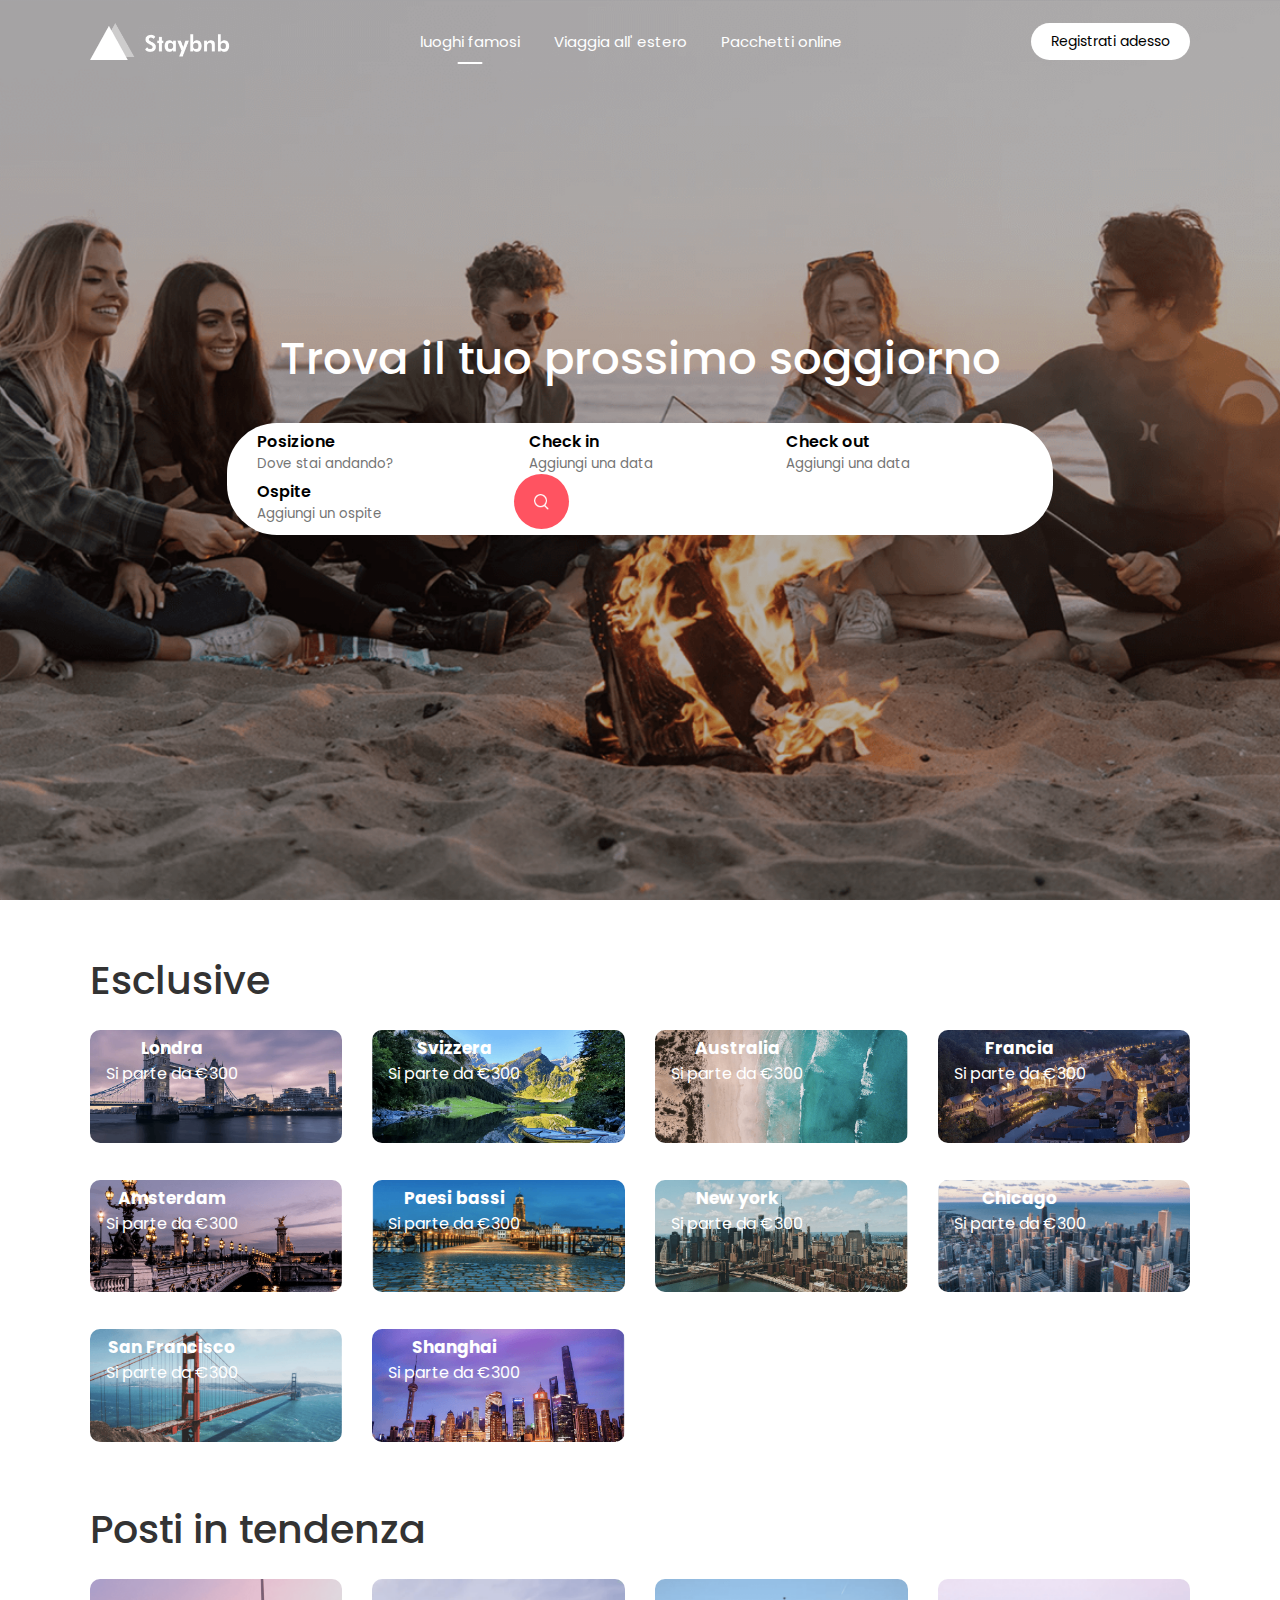
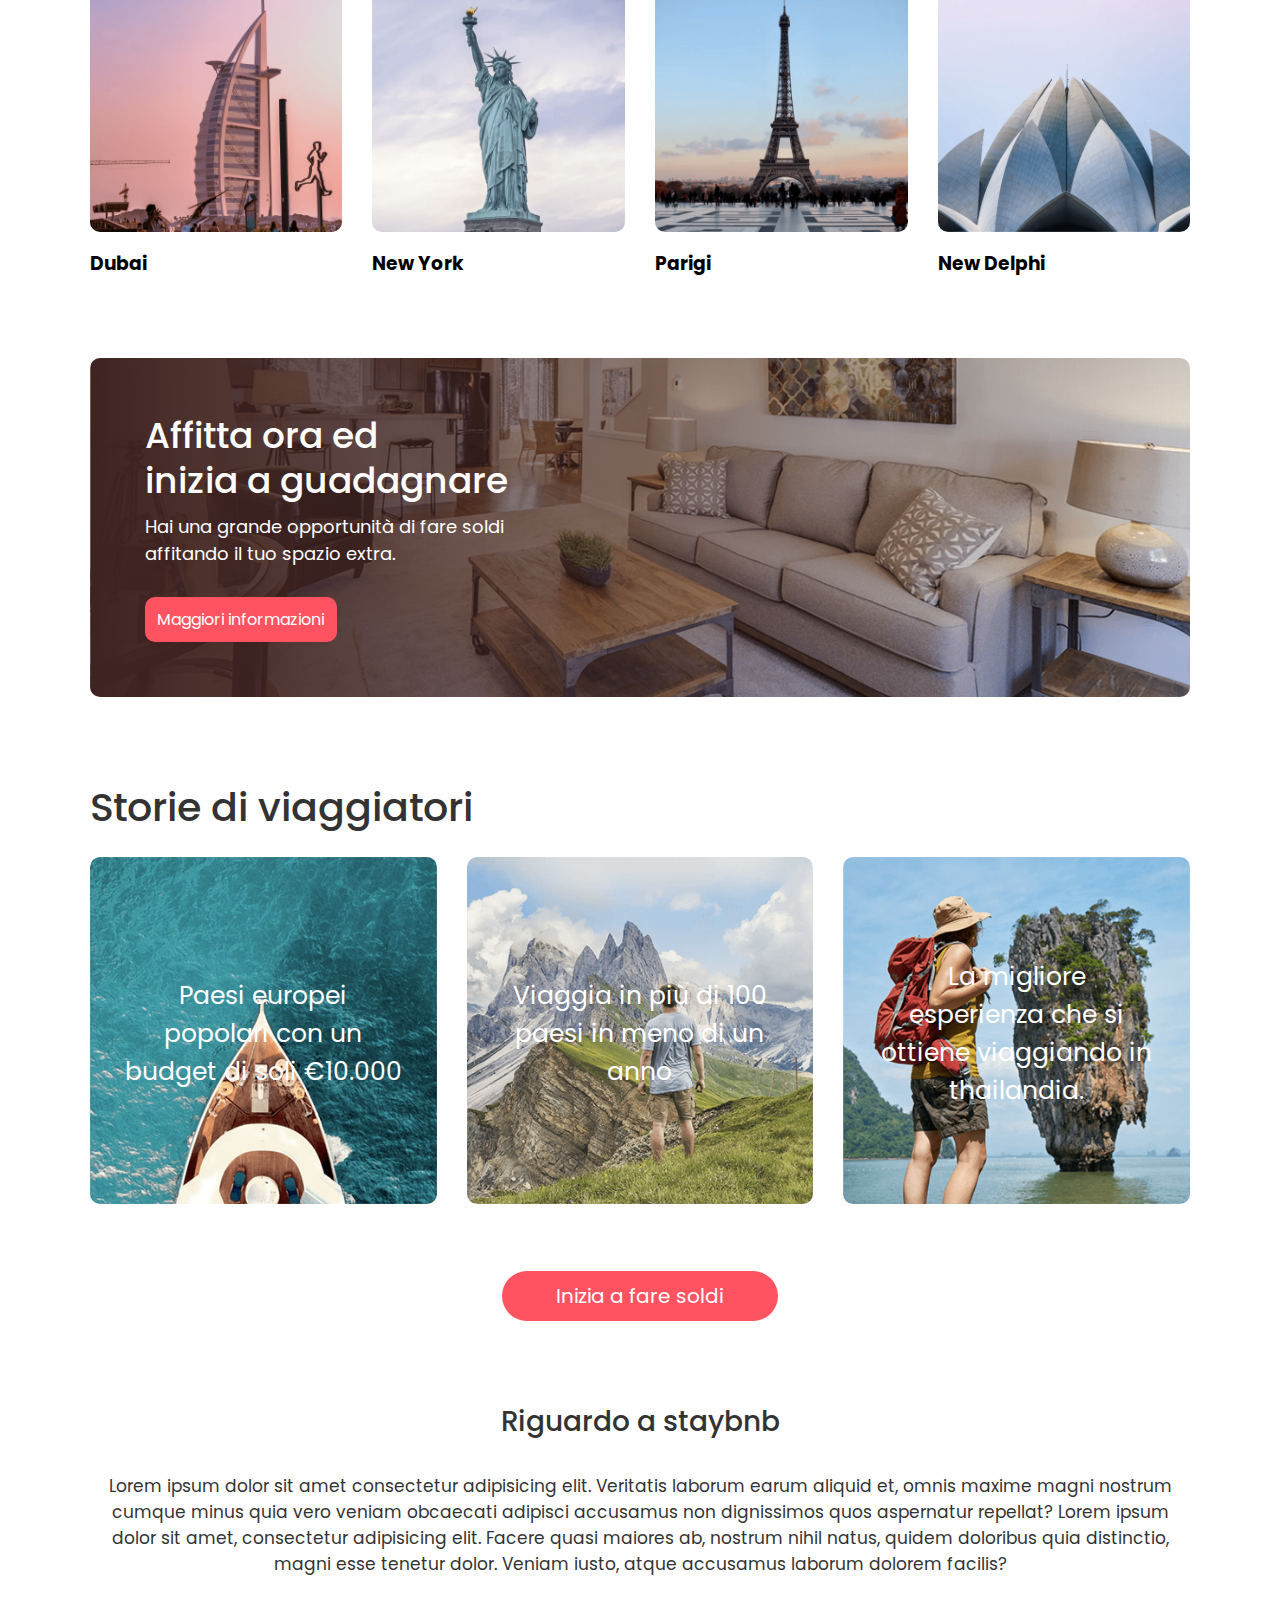
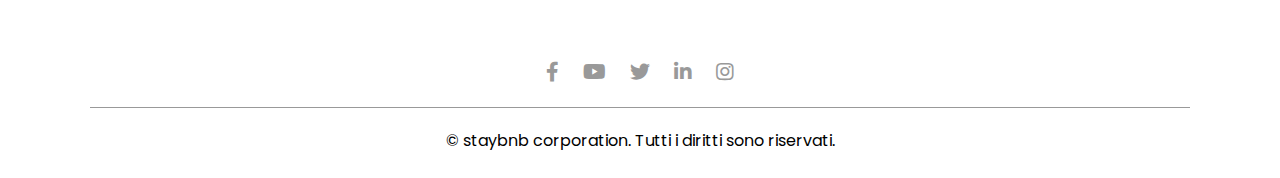
<file: index.html>
<!DOCTYPE html>
<html lang="it">
<head>
    <meta charset="UTF-8">
    <meta http-equiv="X-UA-Compatible" content="IE=edge">
    <meta name="viewport" content="width=device-width, initial-scale=1.0">
    <title>Home</title>
    <!-- Font -->
    <link href="https://fonts.googleapis.com/css2?family=Poppins:wght@400;500;600;700&display=swap" rel="stylesheet">

    <!-- Font awesome -->
    <link rel="stylesheet" href="https://pro.fontawesome.com/releases/v5.10.0/css/all.css">

    <!-- CSS-->
    <link rel="stylesheet" href="CSS/style.css">

    <!-- JS -->
    <script src="JS/toggle-btn.js" defer></script>
</head>
<body>
    <!------------------------------------------ header ------------------------------------------------------->

    <header class="header">
        <!------------------------------------------ navbar ---------------------------------------------------->
        <nav id="navbar">
            <img src="images/logo.png" class="logo" alt="c' è un problema nella visualizzazione dell' immagine">

            <ul class="nav-links">
                <li><a href="#" class="active">luoghi famosi</a></li>
                <li><a href="#">Viaggia all' estero</a></li>
                <li><a href="listing.html">Pacchetti online</a></li>
            </ul><!-- fine nav.links -->
        
            <a href="#" class="register-btn">Registrati adesso</a>
            <i class="fas fa-bars"></i>
        </nav><!-- fine nav#navbar -->

        <!------------------------------------------ container --------------------------------------------------->

        <div class="container">
            <h1>Trova il tuo prossimo soggiorno</h1>

            <!------------------------------------------ search-bar ------------------------------------------------->
            <div class="search-bar">
                <form>
                    <div class="location-input">
                        <label>Posizione</label>
                        <input type="text" placeholder="Dove stai andando?">
                    </div>

                    <div>
                        <label>Check in</label>
                        <input type="text" placeholder="Aggiungi una data">
                    </div>

                    <div>
                        <label>Check out</label>
                        <input type="text" placeholder="Aggiungi una data">
                    </div>

                    <div>
                        <label>Ospite</label>
                        <input type="text" placeholder="Aggiungi un ospite">
                    </div>

                    <button type="submit">
                        <img src="images/search.png" alt="c' è un problema nella visualizzazione dell' immagine">
                    </button>
                </form>
            </div><!-- fine div.search-bar -->
        </div><!-- fine div.container -->
    </header><!-- fine header.header -->

    <!--------------------------------------------- container ------------------------------------------------>

    <div class="container">
        <h2 class="sub-title">Esclusive</h2>

        <!------------------------------------------ exclusives  ------------------------------------------------->

        <div class="exclusives">
            <div>
                <img src="images/image-1.png" alt="c' è un problema nella visualizzazione dell' immagine">

                <span>
                    <h3>Londra</h3>
                    <p>Si parte da €300</p>
                </span>
            </div>

            <div>
                <img src="images/image-2.png" alt="c' è un problema nella visualizzazione dell' immagine">

                <span>
                    <h3>Svizzera</h3>
                    <p>Si parte da €300</p>
                </span>
            </div>

            <div>
                <img src="images/image-3.png" alt="c' è un problema nella visualizzazione dell' immagine">

                <span>
                    <h3>Australia</h3>
                    <p>Si parte da €300</p>
                </span>
            </div>

            <div>
                <img src="images/image-4.png" alt="c' è un problema nella visualizzazione dell' immagine">

                <span>
                    <h3>Francia</h3>
                    <p>Si parte da €300</p>
                </span>
            </div>

            <div>
                <img src="images/image-5.png" alt="c' è un problema nella visualizzazione dell' immagine">

                <span>
                    <h3>Amsterdam</h3>
                    <p>Si parte da €300</p>
                </span>
            </div>

            <div>
                <img src="images/image-6.png" alt="c' è un problema nella visualizzazione dell' immagine">

                <span>
                    <h3>Paesi bassi</h3>
                    <p>Si parte da €300</p>
                </span>
            </div>

            <div>
                <img src="images/image-7.png" alt="c' è un problema nella visualizzazione dell' immagine">

                <span>
                    <h3>New york</h3>
                    <p>Si parte da €300</p>
                </span>
            </div>

            <div>
                <img src="images/image-8.png" alt="c' è un problema nella visualizzazione dell' immagine">

                <span>
                    <h3>Chicago</h3>
                    <p>Si parte da €300</p>
                </span>
            </div>

            <div>
                <img src="images/image-9.png" alt="c' è un problema nella visualizzazione dell' immagine">
            
                <span>
                    <h3>San Francisco</h3>
                    <p>Si parte da €300</p>
                </span>
            </div>

            <div>
                <img src="images/image-10.png" alt="c' è un problema nella visualizzazione dell' immagine">

                <span>
                    <h3>Shanghai</h3>
                    <p>Si parte da €300</p>
                </span>
            </div>
        </div><!-- fine div.exclusives -->


        <h2 class="sub-title">Posti in tendenza</h2>

        <!--------------------------------------------- trending --------------------------------------------->

        <div class="trending">
            <div>
                <img src="images/dubai.png" alt="c' è un problema nella visualizzazione dell' immagine">
                <h3>Dubai</h3>
            </div>

            <div>
                <img src="images/new-york.png" alt="c' è un problema nella visualizzazione dell' immagine">
                <h3>New York</h3>
            </div>

            <div>
                <img src="images/paris.png" alt="c' è un problema nella visualizzazione dell' immagine">
                <h3>Parigi</h3>
            </div>

            <div>
                <img src="images/new-delhi.png" alt="c' è un problema nella visualizzazione dell' immagine">
                <h3>New Delphi</h3>
            </div>
        </div><!-- fine div.trending -->

        <!--------------------------------------------- cta ------------------------------------------------->

        <div class="cta">
            <h3>Affitta ora ed <br> inizia a guadagnare</h3>
            <p>Hai una grande opportunità di fare soldi <br> affitando il tuo spazio extra.</p>
            <a href="#" class="cta-btn">Maggiori informazioni</a>
        </div><!-- fine div.cta -->


        <h2 class="sub-title">Storie di viaggiatori</h2>

        <!--------------------------------------------- stories --------------------------------------------->

        <div class="stories">
            <div>
                <img src="images/story-1.png" alt="c' è un problema nella visualizzazione dell' immagine">
                <p>Paesi europei popolari con un budget di soli €10.000 </p>
            </div>

            <div>
                <img src="images/story-2.png" alt="c' è un problema nella visualizzazione dell' immagine">
                <p>Viaggia in più di 100 paesi in meno di un anno</p>
            </div>

            <div>
                <img src="images/story-3.png" alt="c' è un problema nella visualizzazione dell' immagine">
                <p>La migliore esperienza che si ottiene viaggiando in thailandia. </p>
            </div>
        </div><!-- fine div.stories -->

        <a href="#" class="start-btn">Inizia a fare soldi</a>

        <!--------------------------------------------- about-msg --------------------------------------------->

        <div class="about-msg">
            <h2>Riguardo a staybnb</h2>
            <p>
                Lorem ipsum dolor sit amet consectetur adipisicing elit. 
                Veritatis laborum earum aliquid et, omnis maxime magni nostrum cumque 
                minus quia vero veniam obcaecati adipisci accusamus non dignissimos quos aspernatur repellat?
                Lorem ipsum dolor sit amet, consectetur adipisicing elit. 
                Facere quasi maiores ab, nostrum nihil natus, quidem doloribus quia distinctio, magni esse tenetur dolor. 
                Veniam iusto, atque accusamus laborum dolorem facilis?
            </p>
        </div><!-- fine div.about-msg -->

        <!--------------------------------------------- footer --------------------------------------------->

        <footer class="footer">
            <a href="http://www.facebook.com"><i class="fab fa-facebook-f"></i></a>
            <a href="http://www.youtube.com"><i class="fab fa-youtube"></i></a>
            <a href="http://www.twitter.com"><i class="fab fa-twitter"></i></a>
            <a href="http://www.linkedin.com"><i class="fab fa-linkedin-in"></i></a>
            <a href="http://www.instagram.com"><i class="fab fa-instagram"></i></a>
            <hr>
            <p> &copy; staybnb corporation. Tutti i diritti sono riservati.</p>
        </footer><!-- fine footer.footer -->
    </div><!-- fine div.container -->
</body>
</html>
</file>
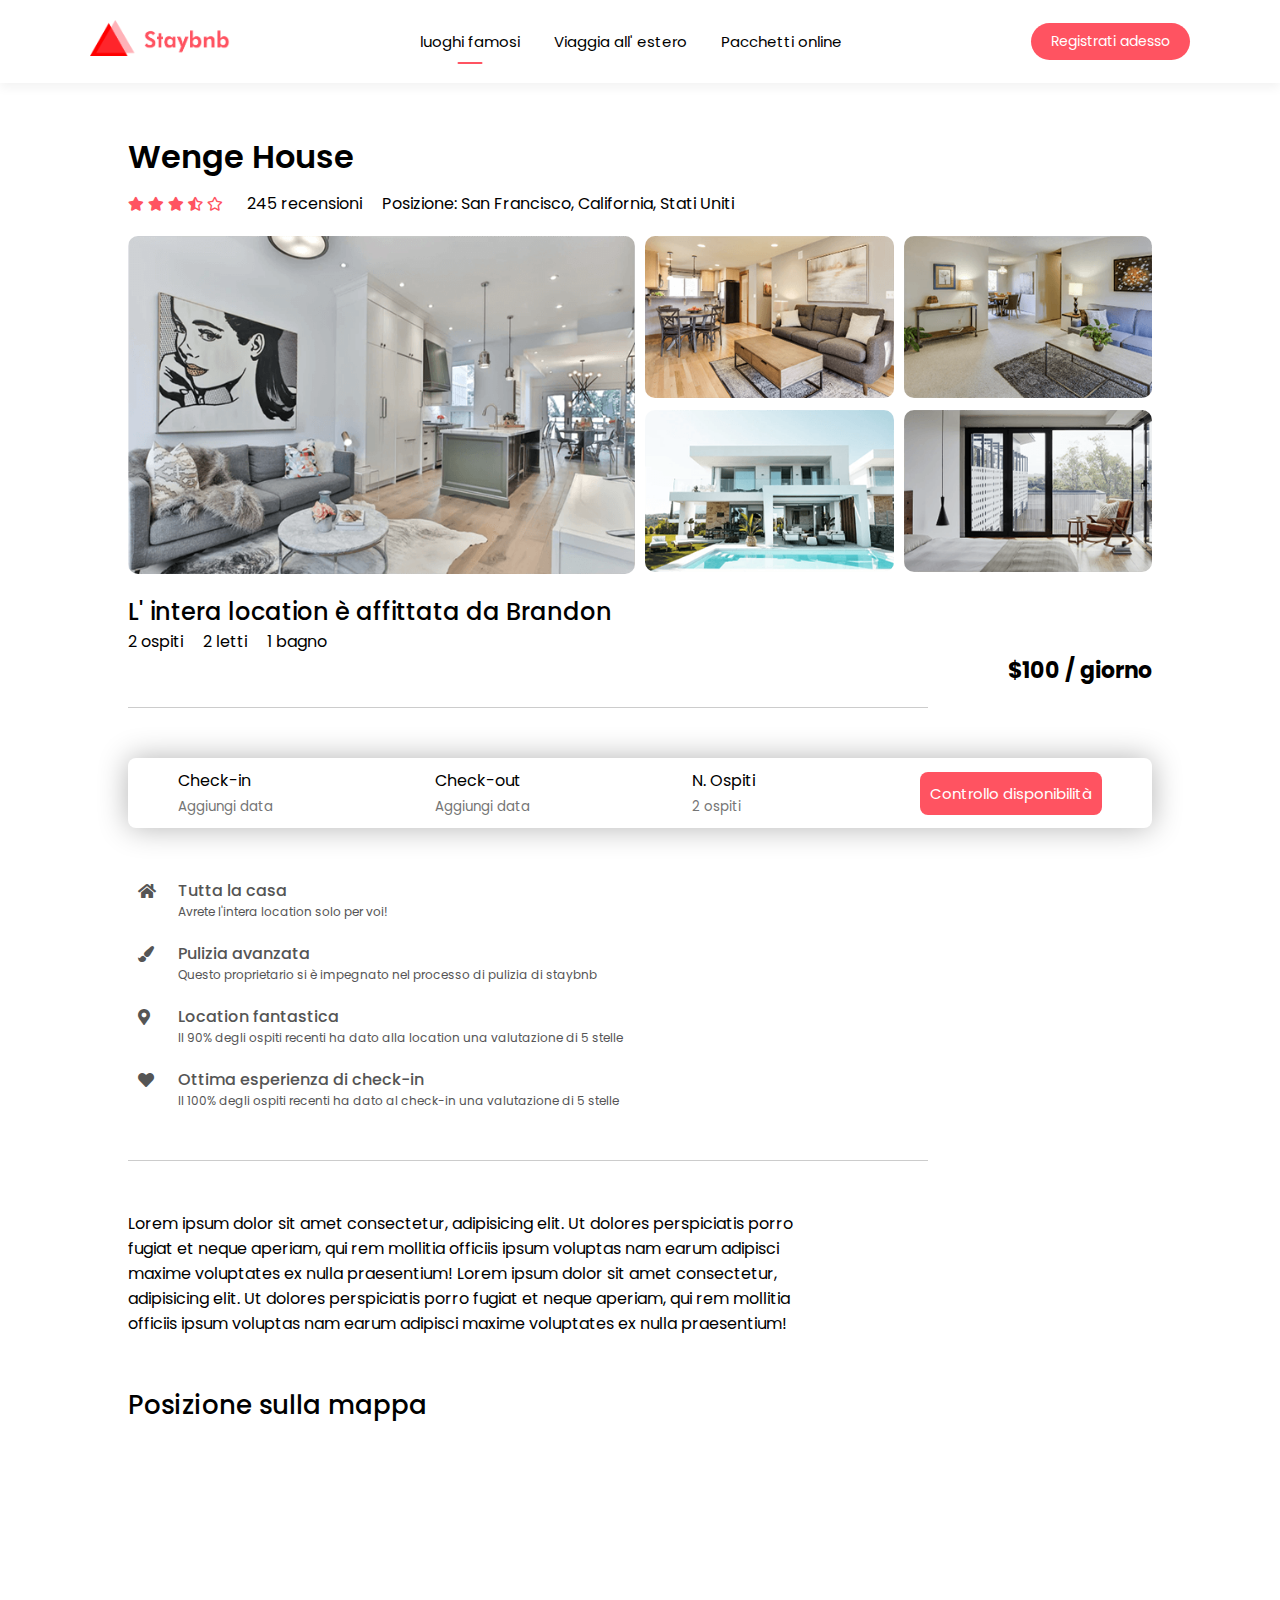
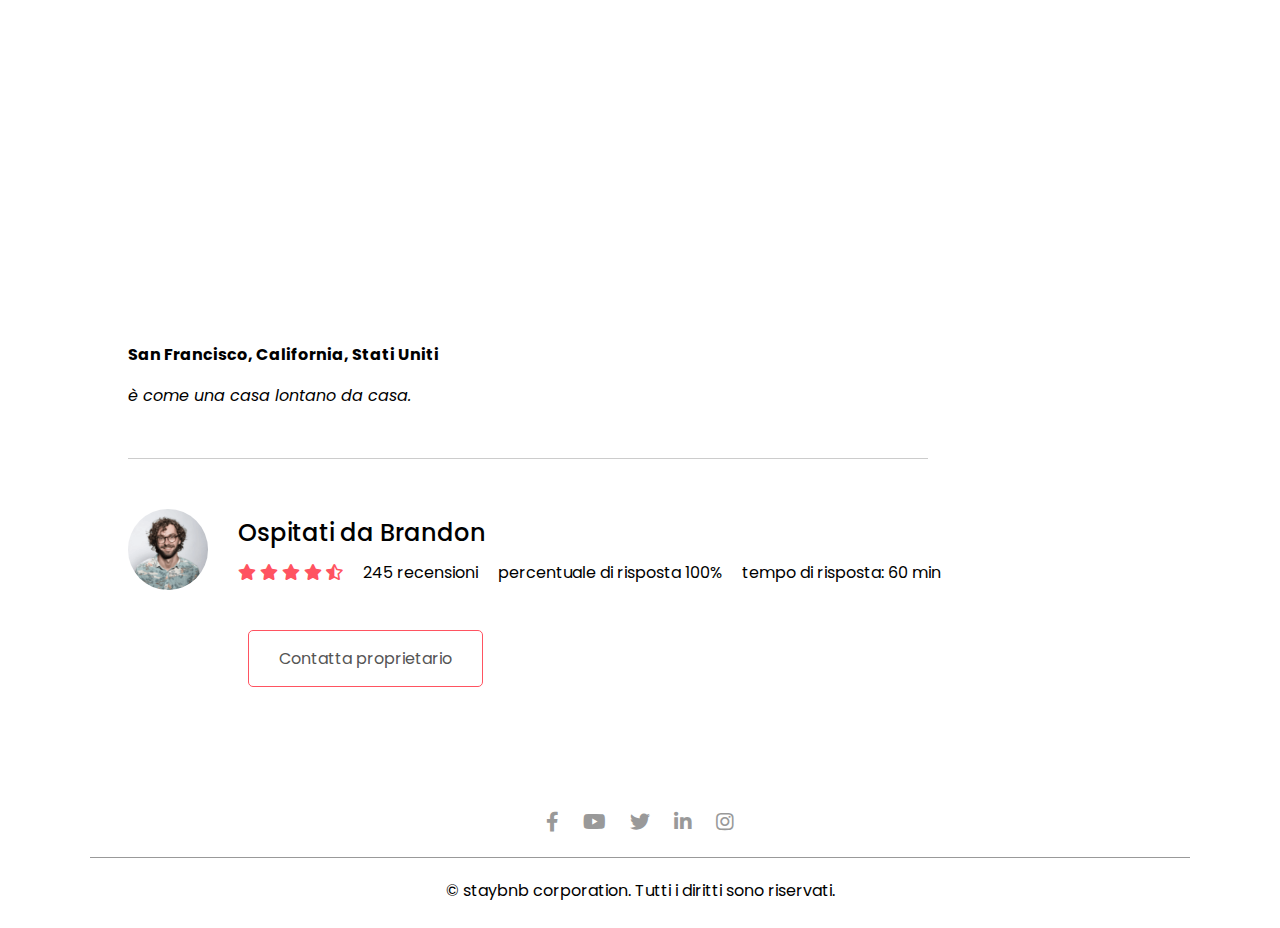
<file: house.html>
<!DOCTYPE html>
<html lang="it">
<head>
    <meta charset="UTF-8">
    <meta http-equiv="X-UA-Compatible" content="IE=edge">
    <meta name="viewport" content="width=device-width, initial-scale=1.0">
    <title>Dettagli casa</title>

    <!-- Fonts -->
    <link href="https://fonts.googleapis.com/css2?family=Poppins:wght@400;500;600;700&display=swap" rel="stylesheet">

    <!-- Font awesome -->
    <link rel="stylesheet" href="https://pro.fontawesome.com/releases/v5.10.0/css/all.css">

    <!-- CSS -->
    <link rel="stylesheet" href="CSS/style.css">

    <!-- JS -->
    <script src="JS/toggle-btn.js" defer></script>
</head>
<body>
    <!----------------------------------------------- navbar ------------------------------------------------------>
    <nav id="navbar" class="navbar-white">
        <a href="index.html">
            <img src="images/logo-red.png" class="logo" alt="c' è un problema nella visualizzazione dell' immagine">
        </a>
       
        <ul class="nav-links">
            <li><a href="#" class="active">luoghi famosi</a></li>
            <li><a href="#">Viaggia all' estero</a></li>
            <li><a href="listing.html">Pacchetti online</a></li>
        </ul><!-- fine nav.links -->
       
        <a href="#" class="register-btn">Registrati adesso</a>
        <i class="fas fa-bars"></i>
    </nav><!-- fine nav#navbar -->

    <!--------------------------------------------- house-details ---------------------------------------------->

    <div class="house-details">
        <!--------------------------------------------- house-title ---------------------------------------------->
        <div class="house-title">
            <h1>Wenge House</h1>

            <div class="row">
                <div>
                    <i class="fas fa-star"></i>
                    <i class="fas fa-star"></i>
                    <i class="fas fa-star"></i>
                    <i class="fas fa-star-half-alt"></i>
                    <i class="far fa-star"></i>
                    <span>245 recensioni</span>
                </div>

                <div>
                    <p>Posizione: San Francisco, California, Stati Uniti</p>
                </div>
            </div><!-- fine div.row -->         
        </div><!-- fine div.house-title -->
        
        <!----------------------------------------------- gallery --------------------------------------------->

        <div class="gallery">
            <div class="gallery-img-1"><img src="images/house-1.png" alt="c' è un problema nella visualizzazione dell' immagine"></div>
            <div><img src="images/house-2.png" alt="c' è un problema nella visualizzazione dell' immagine"></div>
            <div><img src="images/house-3.png" alt="c' è un problema nella visualizzazione dell' immagine"></div>
            <div><img src="images/house-4.png" alt="c' è un problema nella visualizzazione dell' immagine"></div>
            <div><img src="images/house-5.png" alt="c' è un problema nella visualizzazione dell' immagine"></div>
        </div><!-- fine div.gallery -->

        <!---------------------------------------------- small-details --------------------------------------->

        <div class="small-details">
            <h2>L' intera location è affittata da Brandon</h2>
            <p>2 ospiti &nbsp; &nbsp; 2 letti &nbsp; &nbsp; 1 bagno &nbsp;</p>
            <h4>$100 / giorno</h4>
        </div><!-- fine div.small-details -->

        <hr class="line">

        <!---------------------------------------------- check-form ------------------------------------------->

        <form class="check-form">
            <div>
                <label>Check-in</label>
                <input type="text" placeholder="Aggiungi data">
            </div>

            <div>
                <label>Check-out</label>
                <input type="text" placeholder="Aggiungi data">
            </div>

            <div class="guest-field">
                <label>N. Ospiti</label>
                <input type="text" placeholder="2 ospiti">
            </div><!-- fine div.guest-field -->

            <button type="submit">Controllo disponibilità</button>
        </form> <!-- fine div.check-form -->

        <!---------------------------------------------- details-list ----------------------------------------->

        <ul class="details-list">
            <li>
                <i class="fas fa-home"></i> Tutta la casa
                <span>Avrete l'intera location solo per voi!</span>
            </li>
            
            <li>
                <i class="fas fa-paint-brush"></i> Pulizia avanzata
                <span>Questo proprietario si è impegnato nel processo di pulizia di staybnb</span>
            </li>

            <li>
                <i class="fas fa-map-marker-alt"></i> Location fantastica
                <span>Il 90% degli ospiti recenti ha dato alla location una valutazione di 5 stelle</span>
            </li>

            <li>
                <i class="fas fa-heart"></i> Ottima esperienza di check-in
                <span>Il 100% degli ospiti recenti ha dato al check-in una valutazione di 5 stelle</span>
            </li>
        </ul><!-- fine ul.details-list -->

        <hr class="line">

        <p class="home-description">
            Lorem ipsum dolor sit amet consectetur, adipisicing elit. 
            Ut dolores perspiciatis porro fugiat et neque aperiam, 
            qui rem mollitia officiis ipsum voluptas nam earum adipisci maxime voluptates ex nulla praesentium!
            Lorem ipsum dolor sit amet consectetur, adipisicing elit. 
            Ut dolores perspiciatis porro fugiat et neque aperiam, 
            qui rem mollitia officiis ipsum voluptas nam earum adipisci maxime voluptates ex nulla praesentium!
        </p><!-- fine p.home-description -->

        <!---------------------------------------------- map -------------------------------------------------->

        <div class="map">
            <h3>Posizione sulla mappa</h3>

            <iframe 
            src="https://www.google.com/maps/embed?pb=!1m18!1m12!1m3!1d50492.95166804189!2d-122.45820206364478!3d37.72414964295907!2m3!1f0!2f0!3f0!3m2!1i1024!2i768!4f13.1!3m3!1m2!1s0x80859a6d00690021%3A0x4a501367f076adff!2sSan%20Francisco%2C%20California%2C%20Stati%20Uniti!5e0!3m2!1sit!2sit!4v1651006861932!5m2!1sit!2sit" 
            width="600" 
            height="450" 
            style="border:0;" 
            allowfullscreen="" 
            loading="lazy" 
            referrerpolicy="no-referrer-when-downgrade">
            </iframe>

            <b>San Francisco, California, Stati Uniti</b>
            <p>è come una casa lontano da casa.</p>
        </div><!-- fine div.map -->

        <hr class="line">

        <!---------------------------------------------- host ----------------------------------------------->

        <div class="host">
            <img src="images/host.png" alt="c' è un problema nella visualizzazione dell' immagine">

            <div>
                <h2>Ospitati da Brandon</h2>
                <p>
                    <span>
                        <i class="fas fa-star"></i>
                        <i class="fas fa-star"></i>
                        <i class="fas fa-star"></i>
                        <i class="fas fa-star"></i>
                        <i class="fas fa-star-half-alt"></i>
                    </span>
                    &nbsp; &nbsp; 245 recensioni &nbsp; &nbsp; percentuale di risposta 100% 
                    &nbsp; &nbsp; tempo di risposta: 60 min
                </p>
            </div>
        </div><!-- fine div.host -->

        <a href="#" class="contact-host">Contatta proprietario</a>
    </div><!-- fine div.house-details -->

    <!---------------------------------------------- container ------------------------------------------------>

    <div class="container">
        <footer class="footer">
            <a href="http://www.facebook.com"><i class="fab fa-facebook-f"></i></a>
            <a href="http://www.youtube.com"><i class="fab fa-youtube"></i></a>
            <a href="http://www.twitter.com"><i class="fab fa-twitter"></i></a>
            <a href="http://www.linkedin.com"><i class="fab fa-linkedin-in"></i></a>
            <a href="http://www.instagram.com"><i class="fab fa-instagram"></i></a>
            <hr>
            <p> &copy; staybnb corporation. Tutti i diritti sono riservati.</p>
        </footer><!-- fine footer.footer -->
    </div><!-- fine div.container-->
</body>
</html>
</file>
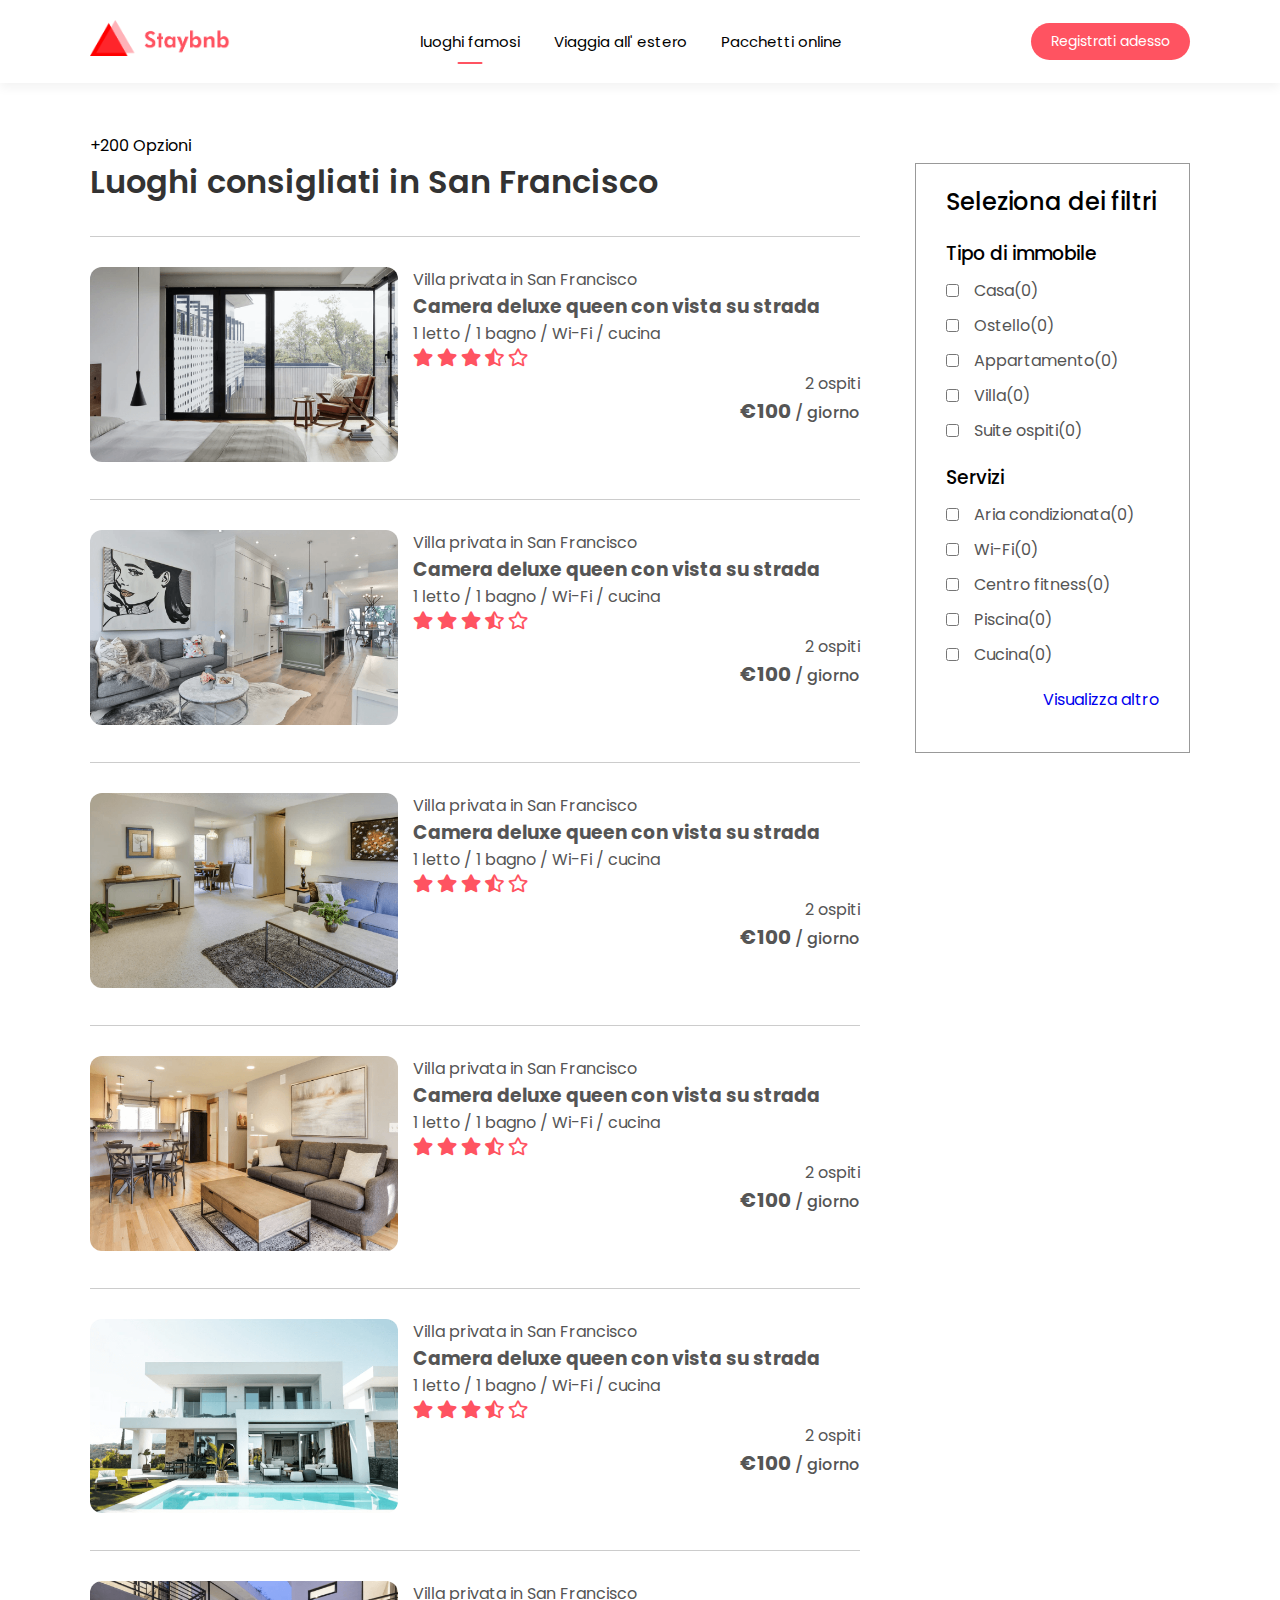
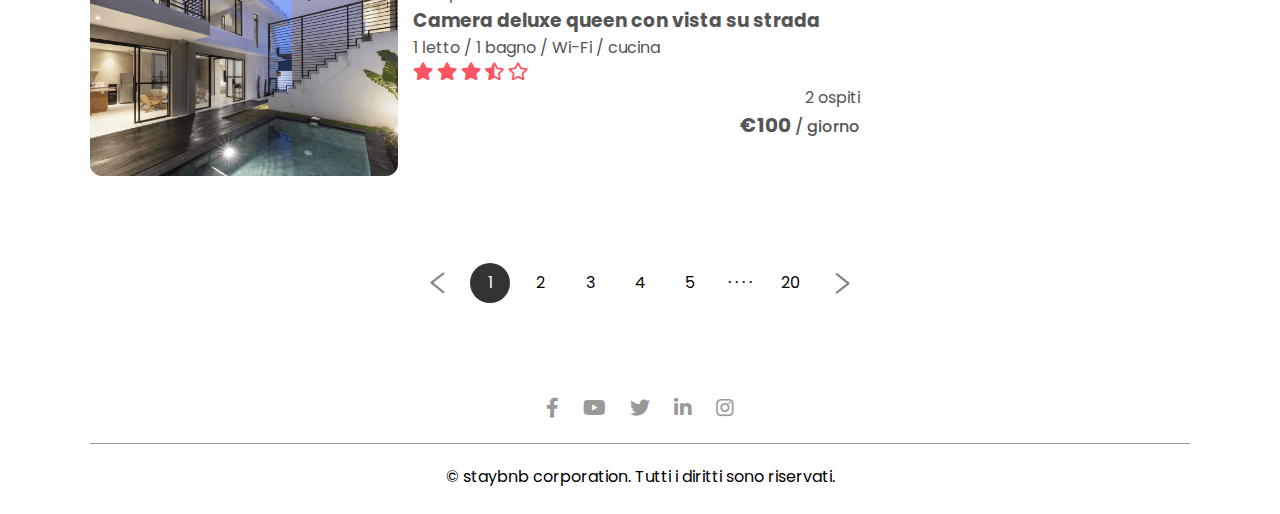
<file: listing.html>
<!DOCTYPE html>
<html lang="it">
<head>
   <meta charset="UTF-8">
   <meta http-equiv="X-UA-Compatible" content="IE=edge">
   <meta name="viewport" content="width=device-width, initial-scale=1.0">
   <title>Elenco camere</title>

   <!-- FONT-->
   <link href="https://fonts.googleapis.com/css2?family=Poppins:wght@400;500;600;700&display=swap" rel="stylesheet">

   <!-- Font awesome-->
   <link rel="stylesheet" href="https://pro.fontawesome.com/releases/v5.10.0/css/all.css">

   <!-- CSS -->
   <link rel="stylesheet" href="CSS/style.css">

   <!-- JS -->
   <script src="JS/toggle-btn.js" defer></script>
</head>
<body>
      <!---------------------------------------------- navbar ------------------------------------------------>
      <nav id="navbar" class="navbar-white">
         <a href="index.html">
            <img src="images/logo-red.png" class="logo" alt="c' è un problema nella visualizzazione dell' immagine">
         </a>

         <ul class="nav-links">
            <li><a href="#" class="active">luoghi famosi</a></li>
            <li><a href="#">Viaggia all' estero</a></li>
            <li><a href="listing.html">Pacchetti online</a></li>
         </ul><!-- fine nav.links -->
      
         <a href="#" class="register-btn">Registrati adesso</a>
         <i class="fas fa-bars"></i>
      </nav><!-- fine nav#navbar -->

      <!-------------------------------------------- container ------------------------------------------------>
      <div class="container">

         <!------------------------------------------ list-container --------------------------------------->
         <div class="list-container">

            <!------------------------------------------ left-col ------------------------------------------>

            <div class="left-col">
               <p>+200 Opzioni</p>
               <h1>Luoghi consigliati in San Francisco</h1>

               <div class="house">
                  <div class="house-img">
                     <img src="images/image-s1.png" alt="c' è un problema nella visualizzazione dell' immagine">
                  </div><!-- fine div.house-img -->

                  <div class="house-info">
                     <p>Villa privata in San Francisco</p>

                     <a href="house.html"><h3>Camera deluxe queen con vista su strada</h3></a>

                     <p>1 letto / 1 bagno / Wi-Fi / cucina</p>
                     <i class="fas fa-star"></i>
                     <i class="fas fa-star"></i>
                     <i class="fas fa-star"></i>
                     <i class="fas fa-star-half-alt"></i>
                     <i class="far fa-star"></i>

                     <div class="house-price">
                        <p>2 ospiti</p>
                        <h4>€100 <span>/ giorno</span></h4>
                     </div><!-- fine div.house-price -->
                  </div><!-- fine div.house-info -->
               </div><!-- fine div.house -->


               <div class="house">
                  <div class="house-img">
                     <img src="images/image-s2.png" alt="c' è un problema nella visualizzazione dell' immagine">
                  </div><!-- fine div.house-img -->

                  <div class="house-info">
                     <p>Villa privata in San Francisco</p>

                     <a href="house.html"><h3>Camera deluxe queen con vista su strada</h3></a>

                     <p>1 letto / 1 bagno / Wi-Fi / cucina</p>
                     <i class="fas fa-star"></i>
                     <i class="fas fa-star"></i>
                     <i class="fas fa-star"></i>
                     <i class="fas fa-star-half-alt"></i>
                     <i class="far fa-star"></i>

                     <div class="house-price">
                        <p>2 ospiti</p>
                        <h4>€100 <span>/ giorno</span></h4>
                     </div><!-- fine div.house-price -->
                  </div><!-- fine div.house-info -->
               </div><!-- fine div.house -->


               <div class="house">
                  <div class="house-img">
                     <img src="images/image-s3.png" alt="c' è un problema nella visualizzazione dell' immagine">
                  </div><!-- fine div.house-img -->

                  <div class="house-info">
                     <p>Villa privata in San Francisco</p>

                     <a href="house.html"><h3>Camera deluxe queen con vista su strada</h3></a>

                     <p>1 letto / 1 bagno / Wi-Fi / cucina</p>
                     <i class="fas fa-star"></i>
                     <i class="fas fa-star"></i>
                     <i class="fas fa-star"></i>
                     <i class="fas fa-star-half-alt"></i>
                     <i class="far fa-star"></i>

                     <div class="house-price">
                        <p>2 ospiti</p>
                        <h4>€100 <span>/ giorno</span></h4>
                     </div><!-- fine div.house-price -->
                  </div><!-- fine div.house-info -->
               </div><!-- fine div.house -->


               <div class="house">
                  <div class="house-img">
                        <img src="images/image-s4.png" alt="c' è un problema nella visualizzazione dell' immagine">
                  </div><!-- fine div.house-img -->

                  <div class="house-info">
                     <p>Villa privata in San Francisco</p>

                     <a href="house.html">
                        <h3>Camera deluxe queen con vista su strada</h3>
                     </a>

                     <p>1 letto / 1 bagno / Wi-Fi / cucina</p>
                     <i class="fas fa-star"></i>
                     <i class="fas fa-star"></i>
                     <i class="fas fa-star"></i>
                     <i class="fas fa-star-half-alt"></i>
                     <i class="far fa-star"></i>

                     <div class="house-price">
                           <p>2 ospiti</p>
                           <h4>€100 <span>/ giorno</span></h4>
                     </div><!-- fine div.house-price -->
                  </div><!-- fine div.house-info -->
               </div><!-- fine div.house -->


               <div class="house">
                  <div class="house-img">
                     <img src="images/image-s5.png" alt="c' è un problema nella visualizzazione dell' immagine">
                  </div><!-- fine div.house-img -->

                  <div class="house-info">
                     <p>Villa privata in San Francisco</p>

                     <a href="house.html"><h3>Camera deluxe queen con vista su strada</h3></a>

                     <p>1 letto / 1 bagno / Wi-Fi / cucina</p>
                     <i class="fas fa-star"></i>
                     <i class="fas fa-star"></i>
                     <i class="fas fa-star"></i>
                     <i class="fas fa-star-half-alt"></i>
                     <i class="far fa-star"></i>

                     <div class="house-price">
                        <p>2 ospiti</p>
                        <h4>€100 <span>/ giorno</span></h4>
                     </div><!-- fine div.house-price -->
                  </div><!--fine div.house-info -->
               </div><!-- fine div.house -->


               <div class="house">
                  <div class="house-img">
                        <img src="images/image-s6.png" alt="c' è un problema nella visualizzazione dell' immagine">
                  </div><!-- fine div.house-img -->

                  <div class="house-info">
                     <p>Villa privata in San Francisco</p>

                     <a href="house.html"><h3>Camera deluxe queen con vista su strada</h3></a>
                     
                     <p>1 letto / 1 bagno / Wi-Fi / cucina</p>
                     <i class="fas fa-star"></i>
                     <i class="fas fa-star"></i>
                     <i class="fas fa-star"></i>
                     <i class="fas fa-star-half-alt"></i>
                     <i class="far fa-star"></i>

                     <div class="house-price">
                        <p>2 ospiti</p>
                        <h4>€100 <span>/ giorno</span></h4>
                     </div><!-- fine div.house-price -->
                  </div><!-- fine div.house-info -->
               </div><!-- fine div.house -->
            </div><!-- fine div.left-col -->

            <!------------------------------------------ right-col ----------------------------------------->

            <div class="right-col">
               <div class="sidebar">
                  <h2>Seleziona dei filtri</h2>
                  <h3>Tipo di immobile</h3>

                  <div class="filter">
                     <input type="checkbox"><label>Casa</label> <span>(0)</span>
                  </div><!-- fine div.filter -->

                  <div class="filter">
                     <input type="checkbox"><label>Ostello</label> <span>(0)</span>
                  </div><!-- fine div.filter -->

                  <div class="filter">
                     <input type="checkbox"><label>Appartamento</label> <span>(0)</span>
                  </div><!-- fine div.filter -->

                  <div class="filter">
                     <input type="checkbox"><label>Villa</label> <span>(0)</span>
                  </div><!-- fine div.filters -->

                  <div class="filter">
                     <input type="checkbox"><label>Suite ospiti</label> <span>(0)</span>
                  </div><!-- fine div.filters -->

                  <h3>Servizi</h3>

                  <div class="filter">
                     <input type="checkbox"><label>Aria condizionata</label> <span>(0)</span>
                  </div><!-- fine div.filters -->

                  <div class="filter">
                     <input type="checkbox"><label>Wi-Fi</label> <span>(0)</span>
                  </div><!-- fine div.filters -->

                  <div class="filter">
                     <input type="checkbox"><label>Centro fitness</label> <span>(0)</span>
                  </div><!-- fine div.filter -->

                  <div class="filter">
                     <input type="checkbox"><label>Piscina</label> <span>(0)</span>
                  </div><!-- fine div .ilter -->

                  <div class="filter">
                     <input type="checkbox"><label>Cucina</label> <span>(0)</span>
                  </div><!-- fine div.filter -->


                  <div class="sidebar-link">
                     <a href="#">Visualizza altro</a>
                  </div><!-- fine div.sidebar-link -->
               </div><!-- fine div.sidebar -->
            </div><!-- fine div.right-col -->
         </div><!-- fine div.list-container -->

         <!------------------------------------------ pagination ----------------------------------------->

         <div class="pagination">
            <img src="images/arrow.png" alt="c' è un problema nella visualizzazione dell' immagine">
            <span class="current">1</span>
            <span>2</span>
            <span>3</span>
            <span>4</span>
            <span>5</span>
            <span>&middot; &middot; &middot; &middot;</span>
            <span>20</span>
            <img src="images/arrow.png" class="right-arrow" alt="c' è un problema nella visualizzazione dell' immagine">
         </div><!-- fine div.pagination -->

         <!-------------------------------------------- footer ---------------------------------------------------->

         <footer class="footer">
            <a href="http://www.facebook.com"><i class="fab fa-facebook-f"></i></a>
            <a href="http://www.youtube.com"><i class="fab fa-youtube"></i></a>
            <a href="http://www.twitter.com"><i class="fab fa-twitter"></i></a>
            <a href="http://www.linkedin.com"><i class="fab fa-linkedin-in"></i></a>
            <a href="http://www.instagram.com"><i class="fab fa-instagram"></i></a>
            <hr>
            <p> &copy; staybnb corporation. Tutti i diritti sono riservati.</p>
         </footer><!-- fine footer.footer -->
      </div><!-- fine div.container -->     
</body>
</html>
</file>
<file: CSS/style.css>
@charset "UTF-8";
* {
  margin: 0;
  padding: 0;
  box-sizing: border-box;
  font-family: "poppins", sans-serif;
}

.line {
  border: 0;
  height: 1px;
  background-color: #ccc;
  width: 100%;
  max-width: 800px;
  margin: 20px 0 50px;
}

.header {
  min-height: 100vh;
  width: 100%;
  background-image: linear-gradient(rgba(0, 0, 0, 0.3), rgba(0, 0, 0, 0.3)), url(../images/banner.png);
  background-size: cover;
  background-position: center;
}
.header h1 {
  font-size: 5vh;
  font-weight: 500;
  color: #fff;
  text-align: center;
  padding-top: 22%;
}

@media only screen and (max-width: 767px) {
  .header h1 {
    padding-top: 132.5px;
    font-size: 3vh;
  }
}
/*
   Viene usato il selettore di elemento nav al posto di #navbar perchè altrimenti il menu a discesa
   non si attiva quando clicchiamo sull' hamburgger icon quando è attiva la visualizzazione mobile
   non so perchè si verifica questo problema, però intanto c' è.
*/
nav {
  display: flex;
  align-items: center;
  justify-content: space-between;
  padding: 20px 7%;
}
nav .fa-bars {
  display: none;
}

.logo {
  width: 140px;
  cursor: pointer;
}

.nav-links li {
  list-style: none;
  display: inline-block;
  margin: 10px 30px;
}

.nav-links li a {
  text-decoration: none;
  color: #fff;
}

.active {
  position: relative;
}

.active::after {
  content: "";
  background-color: #fff;
  width: 25px;
  height: 2px;
  position: absolute;
  left: 50%;
  transform: translateX(-50%);
  bottom: -12px;
  border-radius: 2px;
}

.register-btn {
  background-color: #fff;
  color: #000;
  padding: 8px 20px;
  border-radius: 20px;
  text-decoration: none;
  font-size: 14px;
}

@media only screen and (max-width: 767px) {
  .logo {
    position: fixed;
    top: 4%;
    left: 7%;
  }
  nav {
    position: fixed;
    top: 0;
    z-index: 1000;
    display: inline-block;
    width: 100%;
    padding: 100px 7% 0;
    background-color: #000;
    text-align: right;
    max-height: 100px;
    overflow: hidden;
    transition: max-height 0.5s;
  }
  nav .fa-bars {
    display: block;
    position: fixed;
    top: 4%;
    right: 7%;
    color: #fff;
    font-size: 28px;
  }
  nav .nav-links {
    margin: 10px 0;
    display: block;
  }
  .register-btn {
    margin: 15px 0px 30px;
    display: inline-block;
  }
  .active::after {
    left: -40px;
    transform: translate(0, 50%);
    bottom: 50%;
  }
  .hidemenu {
    max-height: 325px;
  }
}
@media only screen and (min-width: 768px) and (max-width: 920px) {
  nav {
    padding: 20px 2%;
  }
  nav .nav-links li {
    font-size: 15px;
    margin: 10px 7.5px;
  }
}
@media only screen and (min-width: 550px) {
  nav .nav-links li {
    font-size: 15px;
    margin: 10px 15px;
  }
}
.navbar-white {
  background-color: #fff;
  box-shadow: 0px 5px 10px rgba(0, 0, 0, 0.05);
}
.navbar-white .nav-links li a {
  color: #000;
}
.navbar-white .register-btn {
  background-color: #ff5361;
  color: #fff;
}

nav.navbar-white .fa-bars {
  color: #000;
}

.navbar-white .active::after {
  background-color: #ff5361;
}

.search-bar {
  background-color: #fff;
  width: 75%;
  margin: 30px auto;
  padding: 6px 10px 6px 30px;
  border-radius: 50px;
}
.search-bar form {
  display: flex;
  align-items: center;
  flex-wrap: wrap;
}
.search-bar form input {
  display: block;
  border: 0px;
  outline: none;
  background: transparent;
}
.search-bar form button {
  background-color: #ff5361;
  width: 55px;
  height: 55px;
  border-radius: 50%;
  border: 0;
  outline: none;
  cursor: pointer;
}
.search-bar form button img {
  width: 15px;
  margin-top: 7px;
}
.search-bar form label {
  font-weight: 600;
}

.location-input {
  flex: 1;
}

@media only screen and (max-width: 767px) {
  .search-bar {
    width: 90%;
    margin: 30px auto;
    padding: 20px 10px 30px;
    border-radius: 5px;
    position: relative;
  }
  .search-bar form {
    display: block;
  }
  .search-bar form input {
    border-bottom: 1px solid #ddd;
    width: 100%;
    margin-bottom: 20px;
    margin-top: 10px;
    padding: 10px;
  }
  .search-bar form button {
    position: absolute;
    bottom: 0;
    left: 50%;
    transform: translate(-50%, 50%);
  }
}
@media only screen and (min-width: 768px) and (max-width: 920px) {
  .search-bar {
    width: 85%;
  }
}
.container {
  padding: 0% 7%;
}

@media only screen and (min-width: 768px) and (max-width: 920px) {
  .container h1 {
    font-size: 2.5vh;
  }
}
.about-msg {
  text-align: center;
  margin: 80px 0px;
  color: #333;
  font-size: 17px;
}
.about-msg h2 {
  font-size: 28px;
  margin-bottom: 30px;
  font-weight: 500;
}

@media only screen and (max-width: 767px) {
  .about-msg {
    font-size: 15px;
  }
  .about-msg h2 {
    font-size: 22px;
  }
  .about-msg p {
    padding: 0 5%;
    font-size: 15px;
  }
}
.cta {
  margin: 80px 0px;
  background-image: linear-gradient(to right, #3f2321, transparent), url(../images/banner-2.png);
  background-size: cover;
  background-position: center;
  border-radius: 10px;
  padding: 5%;
  color: #fff;
}
.cta h3 {
  font-size: 4vh;
  line-height: 5vh;
  font-weight: 500;
}
.cta p {
  font-size: 18px;
  margin: 10px 0px;
}

.cta-btn {
  background-color: #ff5361;
  color: #fff;
  text-decoration: none;
  padding: 10px 12.5px;
  border-radius: 10px;
  margin-top: 20px;
  display: inline-block;
}

@media only screen and (max-width: 767px) {
  .cta {
    padding: 15% 5%;
  }
  .cta h3 {
    font-size: 3.5vh;
    line-height: 5vh;
  }
  .cta p {
    font-size: 14px;
    padding: 0 10px;
  }
  .cta .cta-btn {
    padding: 6px 15px;
    border-radius: 4px;
    margin-top: 10px;
    font-size: 16px;
  }
}
.exclusives {
  display: grid;
  grid-template-columns: repeat(auto-fit, minmax(200px, 1fr));
  grid-gap: 30px;
}
.exclusives div {
  position: relative;
}
.exclusives div img {
  width: 100%;
  border-radius: 10px;
}
.exclusives div span {
  position: absolute;
  top: 25%;
  left: 32.5%;
  transform: translate(-50%, -50%);
  text-align: center;
  color: #fff;
}
.exclusives div span h3 {
  font-size: 17px;
}

@media only screen and (min-width: 768px) and (max-width: 920px) {
  .exclusives {
    grid-template-columns: repeat(auto-fit, minmax(250px, 1fr));
    grid-gap: 50px;
  }
  .exclusives span {
    left: 35%;
  }
  .exclusives h3 {
    font-size: 20px;
  }
}
.footer {
  margin: 80px 0px 10px;
  text-align: center;
}
.footer a {
  text-decoration: none;
  color: #999;
  font-size: 20px;
  margin: 0px 10px;
}
.footer hr {
  background-color: #999;
  height: 1px;
  width: 100%;
  border: 0px;
  margin: 20px 0px;
}
.footer p {
  padding-bottom: 15px;
}

@media only screen and (max-width: 767px) {
  footer p {
    font-size: 12px;
  }
}
.list-container {
  margin-top: 50px;
  display: flex;
  flex-wrap: wrap;
  justify-content: space-between;
}

@media only screen and (max-width: 767px) {
  .list-container {
    margin-top: 150px;
  }
}
.left-col {
  flex-basis: 70%;
}
.left-col h1 {
  color: #333;
  font-weight: 600;
  margin-bottom: 30px;
}

.house {
  display: flex;
  justify-content: space-between;
  flex-wrap: wrap;
  padding: 30px 0px;
  border-top: 1px solid #ccc;
}

.house-img {
  flex-basis: 40%;
}
.house-img img {
  width: 100%;
  border-radius: 12px;
}
.house-img h3 {
  font-weight: 600;
  color: #333;
  font-size: 22px;
  margin: 4px 0px;
}

.house-info {
  flex-basis: 58%;
  color: #555;
}
.house-info i {
  color: #ff5361;
  font-size: 18px;
  margin-top: 10px 1px;
}
.house-info a {
  text-decoration: none;
  color: #555;
}

.house-price {
  text-align: right;
}
.house-price h4 {
  font-size: 20px;
}
.house-price h4 span {
  font-size: 16px;
  font-weight: 500;
}

@media only screen and (max-width: 767px) {
  .left-col, .house-img, .house-info {
    flex-basis: 100%;
  }
  .left-col h1 {
    font-size: 25px;
  }
  .house-info h3 {
    font-size: 18px;
  }
  .house-info i {
    font-size: 16px;
  }
}
.right-col {
  flex-basis: 25%;
}

.sidebar {
  border: 1px solid #999;
  padding: 20px 30px;
  margin-top: 30px;
}
.sidebar h2 {
  font-weight: 500;
}
.sidebar h3 {
  font-weight: 500;
  margin: 20px 0px 10px;
}

.filter {
  display: flex;
  align-items: center;
  color: #555;
  margin-bottom: 10px;
}
.filter p {
  flex: 1;
}
.filter input {
  margin-right: 15px;
  cursor: pointer;
}

.sidebar-link {
  text-align: right;
  margin: 20px 0px;
}
.sidebar-link a {
  text-decoration: none;
}

@media only screen and (max-width: 767px) {
  .right-col {
    flex-basis: 100%;
  }
}
.pagination {
  display: flex;
  align-items: center;
  justify-content: center;
  margin: 40px 0px;
}
.pagination img {
  width: 15px;
  margin: 10px 20px;
}
.pagination span {
  margin: 10px 5px;
  width: 40px;
  height: 40px;
  line-height: 40px;
  text-align: center;
  border-radius: 50%;
  cursor: pointer;
}
.pagination .current {
  background-color: #333;
  color: #fff;
}

.right-arrow {
  transform: rotate(180deg);
}

@media only screen and (max-width: 767px) {
  .pagination span {
    margin: 10px 2px;
    width: 30px;
    height: 30px;
    line-height: 30px;
    font-size: 12px;
  }
}
.stories {
  display: grid;
  grid-template-columns: repeat(auto-fit, minmax(200px, 1fr));
  grid-gap: 30px;
  margin-bottom: 30px;
}
.stories div {
  position: relative;
  text-align: center;
}
.stories div img {
  width: 100%;
  border-radius: 10px;
}
.stories p {
  width: 80%;
  position: absolute;
  top: 50%;
  left: 50%;
  transform: translate(-50%, -50%);
  color: #fff;
  font-size: 25px;
}

.start-btn {
  text-decoration: none;
  background-color: #ff5361;
  color: #fff;
  width: 25%;
  max-width: 350px;
  display: block;
  text-align: center;
  margin: 60px auto;
  padding: 10px;
  border-radius: 30px;
  font-size: 20px;
}

@media only screen and (max-width: 767px) {
  .stories p {
    font-size: 20px;
  }
  .start-btn {
    width: 70%;
  }
}
@media only screen and (min-width: 768px) and (max-width: 920px) {
  .stories p {
    font-size: 20px;
  }
  .start-btn {
    width: 30%;
  }
}
@media only screen and (min-width: 576px) and (max-width: 767px) {
  .start-btn {
    width: 40%;
  }
}
@media only screen and (min-width: 480px) and (max-width: 575px) {
  .start-btn {
    width: 50%;
  }
}
.trending {
  display: grid;
  grid-template-columns: repeat(auto-fit, minmax(175px, 1fr));
  grid-gap: 30px;
  margin-bottom: 30px;
}
.trending div img {
  width: 100%;
  border-radius: 10px;
}
.trending h3 {
  font-size: 600;
  margin-top: 10px;
}

@media only screen and (min-width: 768px) and (max-width: 920px) {
  .trending {
    grid-template-columns: repeat(auto-fit, minmax(250px, 1fr));
    grid-gap: 50px;
  }
}
.sub-title {
  margin: 50px 0px 20px;
  font-size: 4.4vh;
  font-weight: 500;
  color: #333;
}

@media only screen and (max-width: 767px) {
  .sub-title {
    font-size: 4vh;
  }
}
.house-details {
  padding: 0 10%;
}

@media only screen and (max-width: 767px) {
  .house-details {
    margin-top: 150px;
  }
}
.check-form {
  margin: 30px 0;
  background-color: #fff;
  box-shadow: 0 0 30px rgba(0, 0, 0, 0.3);
  border-radius: 8px;
  display: flex;
  flex-wrap: wrap;
  align-items: center;
  padding: 10px 50px;
}
.check-form label {
  display: block;
}
.check-form div {
  padding: 0px;
}
.check-form input {
  background-color: transparent;
  border: 0;
  outline: none;
  width: 50%;
}
.check-form button {
  background-color: #ff5361;
  border: 0;
  outline: none;
  color: #fff;
  padding: 10px;
  width: 300;
  border-radius: 8px;
  font-size: 15px;
}

.guest-field {
  flex: 1;
}

.details-list {
  list-style-type: none;
  margin: 50px 0;
}
.details-list li {
  margin-left: 50px;
  font-size: 16px;
  font-weight: 500;
  margin-bottom: 20px;
  color: #555;
  position: relative;
}
.details-list li span {
  display: block;
  font-weight: 400;
  font-size: 12px;
}
.details-list li i {
  position: absolute;
  top: 5px;
  left: -40px;
}

.gallery {
  display: grid;
  grid-gap: 10px;
  /*
      (da inserire a livello di contenitore) 
      La proprietà grid-template-areas ci permette di definire un valore tra singoli apici 
      che corrisponde al valore della proprietà grid-area dell' elemento del contenitore.

      Il singolo apice rappresenta una riga, il valore rappresenta la posizione della colonna occupata, 
      i . rappresentano le posizioni degli altri elementi del contenitore.

      es: 
      il contenitore ha 5 elementi come valore della proprietà grid-template-areas: abbiamo: 'first first . .'
      cio significa che l' elemento che possiede first come valore della proprietà grid-area occuperà 
      la prima e la seconda colonna della riga mentre le altre due colonne sulla stessa riga verranno 
      occupate dagli altri elementi del contenitore.

      Possiamo specificare più righe inserendo altri singoli apici separati da uno spazio dai precedenti.

  */
  grid-template-areas: "first first . ." "first first . .";
  margin: 20px 0;
}

.gallery div img {
  width: 100%;
  display: block;
  border-radius: 10px;
}

.gallery-img-1 {
  grid-area: first;
}

@media only screen and (max-width: 767px) {
  .gallery {
    grid-template-areas: "first first" ". ." ". .";
  }
}
.host {
  display: flex;
  align-items: center;
}
.host img {
  width: 80px;
  border-radius: 50%;
  margin-right: 30px;
}
.host h2 {
  margin-bottom: 10px;
  font-weight: 500;
}
.host i {
  color: #ff5361;
}

.contact-host {
  display: inline-block;
  margin: 40px 0 40px 120px;
  text-decoration: none;
  color: #555;
  padding: 15px 30px;
  border: 1px solid #ff5361;
  border-radius: 5px;
}

@media only screen and (max-width: 767px) {
  .host {
    display: block;
    line-height: 28px;
  }
  .host h2 {
    font-size: 22px;
  }
  .contact-host {
    margin: 40px 0;
  }
}
@media only screen and (min-width: 767px) and (max-width: 1150px) {
  .host span {
    display: block;
  }
}
@media only screen and (min-width: 767px) and (max-width: 899px) {
  .host p {
    font-size: 13px;
  }
}
.house-title {
  margin-top: 50px;
}
.house-title h1 {
  font-weight: 600;
}
.house-title .row {
  display: flex;
  flex-wrap: wrap;
  align-items: center;
  margin: 10px 0;
}
.house-title span {
  margin: 0 20px;
}
.house-title i {
  color: #ff5361;
  font-size: 14px;
}

@media only screen and (max-width: 767px) {
  .row p {
    margin-top: 10px;
  }
}
.map {
  margin: 50px 0;
}
.map iframe {
  width: 100%;
  margin-bottom: 30px;
}
.map h3 {
  font-size: 26px;
  font-weight: 500;
  margin-bottom: 30px;
}
.map b {
  display: block;
  margin-bottom: 16px;
}
.map p {
  font-style: italic;
}

@media only screen and (max-width: 767px) {
  .map h3 {
    font-size: 18px;
    text-align: center;
  }
  .map b {
    font-size: 13px;
  }
  .map p {
    font-size: 12px;
  }
}
@media only screen and (min-width: 767px) and (max-width: 1150px) {
  .map h3 {
    text-align: center;
  }
}
.small-details h2 {
  font-weight: 500;
}

.small-details h4 {
  text-align: right;
  font-size: 22px;
}

@media only screen and (max-width: 767px) {
  .small-details h2 {
    font-size: 20px;
    margin-top: 24px;
  }
  .small-details h4 {
    text-align: left;
    margin: 10px 0;
    font-size: 18px;
  }
}
.home-description {
  max-width: 700px;
  margin-bottom: 50px;
}

@media only screen and (max-width: 767px) {
  .home-description {
    text-align: center;
    padding: 0 5%;
    font-size: 13px;
  }
}
</file>
